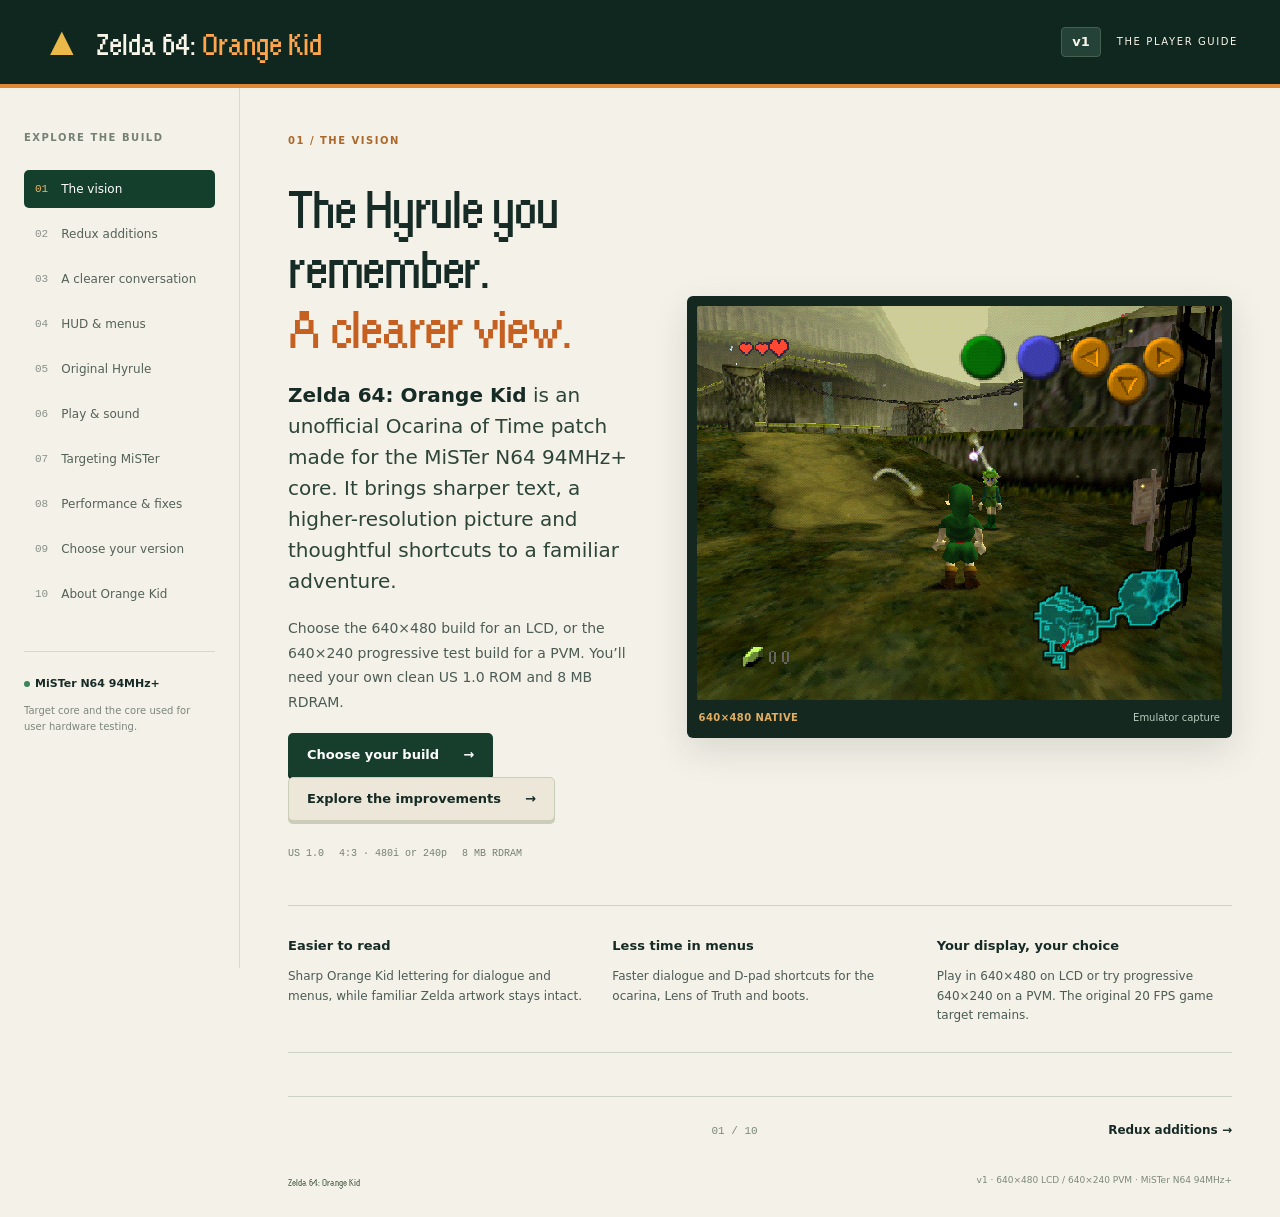
<file: docs/index.html>
<!doctype html>
<html lang="en">
<head><meta charset="utf-8"><meta name="viewport" content="width=device-width,initial-scale=1"><meta name="description" content="Discover Zelda 64: Orange Kid, an Ocarina of Time build with 640×480 LCD and native 640×240 PVM options with crisp text, selected Redux additions and rendering fixes for the MiSTer N64 94MHz+ core."><title>Zelda 64: Orange Kid | Player Guide</title><link rel="canonical" href="https://orangekid.monster/"><meta property="og:url" content="https://orangekid.monster/"><link rel="stylesheet" href="style.css"><script src="app.js" defer></script></head>
<body>
<a class="skip" href="#main">Skip to guide</a>
<header class="masthead"><a class="brand" href="#vision"><span class="mark" aria-hidden="true">▲</span><span>Zelda 64: <b>Orange Kid</b></span></a><div class="mast-meta"><span class="release">v1</span><span>THE PLAYER GUIDE</span></div></header>
<div class="shell">
<aside class="sidebar"><p class="eyebrow">EXPLORE THE BUILD</p><nav aria-label="Guide chapters">
<a href="#vision" data-page="vision"><span>01</span>The vision</a><a href="#redux" data-page="redux"><span>02</span>Redux additions</a><a href="#text" data-page="text"><span>03</span>A clearer conversation</a><a href="#hud" data-page="hud"><span>04</span>HUD &amp; menus</a><a href="#world" data-page="world"><span>05</span>Original Hyrule</a><a href="#play" data-page="play"><span>06</span>Play &amp; sound</a><a href="#mister" data-page="mister"><span>07</span>Targeting MiSTer</a><a href="#performance" data-page="performance"><span>08</span>Performance &amp; fixes</a><a href="#download" data-page="download"><span>09</span>Choose your version</a><a href="#about" data-page="about"><span>10</span>About Orange Kid</a>
</nav><div class="core-note"><span class="status-dot"></span><strong>MiSTer N64 94MHz+</strong><p>Target core and the core used for user hardware testing.</p></div></aside>
<main id="main" tabindex="-1">
<section id="vision" class="chapter" aria-labelledby="vision-title"><div class="chapter-label">01 / THE VISION</div><div class="hero-layout"><div class="hero-copy"><h1 id="vision-title">The Hyrule you remember.<br><em>A clearer view.</em></h1><p class="lead"><strong>Zelda 64: Orange Kid</strong> is an unofficial Ocarina of Time patch made for the MiSTer N64 94MHz+ core. It brings sharper text, a higher-resolution picture and thoughtful shortcuts to a familiar adventure.</p><p>Choose the 640×480 build for an LCD, or the 640×240 progressive test build for a PVM. You’ll need your own clean US 1.0 ROM and 8 MB RDRAM.</p><a class="button primary" href="#download">Choose your build <span aria-hidden="true">→</span></a> <a class="button secondary" href="#redux">Explore the improvements <span aria-hidden="true">→</span></a><div class="hero-facts"><span>US 1.0</span><span>4:3 · 480i or 240p</span><span>8 MB RDRAM</span></div></div><figure class="hero-image"><img src="assets/hero.png" width="640" height="480" alt="Child Link standing outside his house in Kokiri Forest at native 640 by 480 resolution"><figcaption><span class="pixel-tag">640×480 NATIVE</span> Emulator capture</figcaption></figure></div><div class="vision-band"><div><b>Easier to read</b><p>Sharp Orange Kid lettering for dialogue and menus, while familiar Zelda artwork stays intact.</p></div><div><b>Less time in menus</b><p>Faster dialogue and D-pad shortcuts for the ocarina, Lens of Truth and boots.</p></div><div><b>Your display, your choice</b><p>Play in 640×480 on LCD or try progressive 640×240 on a PVM. The original 20 FPS game target remains.</p></div></div></section>
<section id="redux" class="chapter" hidden aria-labelledby="redux-title"><div class="chapter-label">02 / SELECTED ZELDA REDUX ADDITIONS</div><h1 id="redux-title">Less menu time.<br><em>Same adventure.</em></h1><p class="lead narrow">This build integrates selected Redux quality-of-life additions. Here is what you will actually notice while playing.</p><div class="redux-layout"><div class="control-panel"><h2>D-pad quick access</h2><div class="dpad" aria-hidden="true"><span class="d-up">↑</span><span class="d-left">←</span><span class="d-center">+</span><span class="d-right">→</span><span class="d-down">↓</span></div><table class="controls"><caption class="sr-only">D-pad controls</caption><tbody><tr><th scope="row">↑ Up</th><td>Use the Lens of Truth</td></tr><tr><th scope="row">↓ Down</th><td>Use your ocarina</td></tr><tr><th scope="row">← Left</th><td>Toggle Iron Boots</td></tr><tr><th scope="row">→ Right</th><td>Toggle Hover Boots</td></tr></tbody></table><p class="small">You must own the item. Boots are for adult Link; pressing the same boot shortcut again returns to Kokiri Boots. Normal gameplay restrictions still apply.</p></div><div class="feature-stack"><article><span class="mini-label">DIALOGUE</span><h2>Read at your pace, with less waiting</h2><p>Normal English dialogue appears faster, while choices, intentional pauses and deliberately slow text keep their intended behavior.</p></article><article><span class="mini-label">MOVEMENT</span><h2>Quicker block pushing and pulling</h2><p>The push takes fewer frames while retaining the correct grid movement and final position.</p></article><div class="note"><strong>A focused selection</strong><p>This is not the full Redux feature set. Intro skipping, the font work and the warmer rupee sound are additional changes in Orange Kid, described later in this guide.</p></div></div></div><div class="note"><strong>Redux attribution</strong><p>Ocarina of Time Redux was started by <a href="https://github.com/Maroc-rh">Maroc</a>, with continuation and documentation by <a href="https://github.com/ShadowOne333">ShadowOne333</a>. Orange Kid integrates selected quality-of-life additions from this work.</p><p><a href="https://github.com/Maroc-rh/Ocarina-of-Time-REDUX">Maroc’s original Redux project →</a><br><a href="https://github.com/ShadowOne333/Zelda64-Redux-Documentation">ShadowOne333’s Zelda64 Redux documentation →</a></p></div></section>
<section id="text" class="chapter" hidden aria-labelledby="text-title"><div class="chapter-label">03 / A CLEARER CONVERSATION</div><h1 id="text-title">The same words.<br><em>Sharper letterforms.</em></h1><p class="lead narrow">Actual game renders of Saria's Kokiri Forest dialogue. Start with the enlarged dialogue detail, then switch to the full native frame.</p><div class="compare-tools"><div><button class="capture-view active" data-mode="detail" aria-pressed="true">Dialogue detail</button><button class="capture-view" data-mode="scene" aria-pressed="false">Full scene</button></div><span>Nearest-neighbor display · no added smoothing</span></div><div class="comparison-labels"><span>Stock OoT dialogue</span><span>Orange Kid</span></div><div class="comparison" style="--split:50%"><img id="orange-capture" class="base" src="assets/dialogue-orange-detail.png" width="400" height="88" alt="Actual Orange Kid dialogue render: I'll wait for you here. Get going! Go see the Great Deku Tree!"><div class="before-overlay"><img id="stock-capture" src="assets/dialogue-original-detail.png" width="400" height="88" alt="Actual original OoT glyphs and texture filtering for the same dialogue"></div><div class="compare-line"><span aria-hidden="true">↔</span></div><input id="text-slider" type="range" min="0" max="100" value="50" aria-label="Reveal original dialogue over Orange Kid"></div><div class="compare-tools"><span>Drag the divider, or choose a view.</span><div><button class="text-view active" data-value="50">Split</button><button class="text-view" data-value="100">Original</button><button class="text-view" data-value="0">Orange Kid</button></div></div><p class="provenance">Both images are native 640×480 emulator framebuffer captures. The comparison build restores the original dialogue glyphs, filtering, shadow and spacing within the same high-resolution build. It is not a stock 320×240 screenshot. The same Saria message is opened for capture; no letters are drawn onto either image afterward. The detail is an unedited crop, enlarged without smoothing.</p><p class="small"><a href="assets/dialogue-original.png">Open original-text native frame</a> · <a href="assets/dialogue-orange.png">Open Orange Kid native frame</a> · <a href="#mister">MiSTer viewing profile</a></p><div class="two-notes"><div><h2>Native shapes, clean edges</h2><p>The font keeps its own proportions. Letter spacing is checked, lowercase <b>i</b> is one column wide, and the new glyphs use point sampling rather than softened edges.</p></div><div><h2>Icons align with the new text</h2><p>Inline controller symbols move slightly down to sit alongside the dialogue. Text content and control codes retain their meaning.</p></div></div></section>
<section id="hud" class="chapter" hidden aria-labelledby="hud-title"><div class="chapter-label">04 / HUD &amp; MENUS</div><h1 id="hud-title">Small labels.<br><em>A big clarity difference.</em></h1><p class="lead narrow">Action buttons follow the crisp Return and Decide look. File menus and name entry use Orange Kid.</p><figure class="wide-figure"><img src="assets/hud.png" width="1798" height="875" alt="Crisp action labels including Return, Save, Decide, Down, Speak, Attack, Check, Climb, Dive and Drop"><figcaption>Exact action-texture preview. Button surrounds are illustrative; this is not a placement screenshot.</figcaption></figure><div class="two-notes"><div><h2>The Save fix</h2><p>Save has a separate label-rendering path. Its point-sampling fix removes the remaining softness while keeping the button’s position and shape.</p></div><div><h2>Keep the familiar action style</h2><p>HUD commands use the original white OoT letter shapes with a solid black outline, matching Return and Decide. Orange Kid is used for plain text elsewhere.</p></div></div><div class="image-pair menu-pair"><figure><img src="assets/file-menu.png" width="640" height="480" alt="File selection menu with sharp File 1, File 2, File 3, Copy, Erase and Options lettering" loading="lazy"><figcaption>Native emulator capture. File and action lettering is retained in v1.</figcaption></figure><div><h2>A cleaner file menu</h2><p>File 1–3, Copy, Erase, Options, Yes, Quit and END use cleaned Orange Kid glyphs. Borders and button geometry are retained.</p><img class="alphabet" src="assets/alphabet.png" width="957" height="356" alt="Orange Kid uppercase and lowercase alphabet, numbers and punctuation used on the name-entry screen" loading="lazy"><p class="provenance">Name-entry glyph preview.</p></div></div></section>
<section id="world" class="chapter" hidden aria-labelledby="world-title"><div class="chapter-label">05 / ORIGINAL HYRULE</div><h1 id="world-title">Preserve the artwork<br><em>that makes it Zelda.</em></h1><p class="lead narrow">Sharper plain text sits alongside the original title logo, area-entry cards and printed map location names.</p><div class="image-pair"><figure><img src="assets/map.png" width="640" height="480" alt="Map page showing original Kokiri Forest lettering under Current Position and Orange Kid on the bottom tablet"><figcaption>Native emulator capture: original position name above, Orange Kid label below.</figcaption></figure><div class="world-copy"><img class="title-card" src="assets/original-title.png" width="432" height="72" alt="Original Kokiri Forest area-entry title-card texture"><h2>Original location names</h2><p>All 57 English area-entry cards retain the original artwork. Printed map position names and dungeon headings retain their familiar appearance.</p><h2>Clarity where it belongs</h2><p>Bottom map labels, navigation prompts and item names remain Orange Kid.</p></div></div><div class="image-pair title-pair"><figure><img src="assets/title.png" width="640" height="480" alt="Original Zelda title logo, centered Press Start, Nintendo copyright and dedication to Walt Jr" loading="lazy"><figcaption>Native emulator title capture; this title artwork and dedication are retained.</figcaption></figure><div><span class="mini-label">THE TITLE SCREEN</span><h2>The original Zelda logo.<br>A personal dedication.</h2><p>PRESS START is centered. The copyright uses Orange Kid, followed by orange text beneath it:</p><blockquote>Dedicated to Walt Jr:<br>1992 - 2026</blockquote></div></div></section>
<section id="play" class="chapter" hidden aria-labelledby="play-title"><div class="chapter-label">06 / PLAY &amp; SOUND</div><h1 id="play-title">Back to Kokiri Forest,<br><em>without the wait.</em></h1><div class="image-pair"><figure><img src="assets/hero.png" width="640" height="480" alt="Child Link starts outside his house in Kokiri Forest"><figcaption>Native emulator capture of the intro-skip starting point.</figcaption></figure><div><h2>Opening intro skip</h2><p>New files skip the dream, Navi’s arrival and Saria’s greeting. Child Link starts outside his house at 10:00 with three hearts and the normal empty inventory.</p><p>Existing files are retained. Forest saves resume outside the house; adult and dungeon spawning keep their previous behavior.</p></div></div><div class="sound-section"><div><span class="mini-label">AUDIO CLEANUP</span><h2>A softer rupee pickup</h2><p>Lower volume, softer treble, a little lower-octave body and short reverb. Only the pickup sound is replaced; music, other effects and rupee-counting ticks keep their original audio.</p></div><div class="audio-players"><label for="audio-original">Original pickup</label><audio id="audio-original" controls preload="none" src="assets/rupee-original.wav">Your browser does not support audio playback.</audio><label for="audio-v1">Orange Kid v1</label><audio id="audio-v1" controls preload="none" src="assets/rupee-v1.wav">Your browser does not support audio playback.</audio><p class="provenance">Actual-ROM captures on their original level scale. Faint scene ambience remains.</p></div></div></section>
<section id="mister" class="chapter" hidden aria-labelledby="mister-title"><div class="chapter-label">07 / TARGETING MISTER</div><h1 id="mister-title">Made for the<br><em>MiSTer N64 94MHz+ core.</em></h1><p class="lead narrow">The MiSTer N64 94MHz+ core is the project’s hardware target. Choose the 640×480 build for an LCD or the native 640×240 progressive build for a PVM.</p><div class="two-notes"><div><h2>Why target this core?</h2><p>A 640×480 frame contains four times as many pixels as the original 320×240 image. The build keeps native graphics and the original 20 FPS NTSC target, while reducing repeated CPU work to help with the larger workload.</p><p>The higher core clock does not change the game's frame-rate target.</p></div><div><h2>The setup</h2><table class="controls"><tbody><tr><th>Core</th><td>MiSTer N64 94MHz+</td></tr><tr><th>Memory</th><td>8 MB RDRAM</td></tr><tr><th>LCD build</th><td>640×480 NTSC 480i</td></tr><tr><th>PVM build</th><td>640×240 NTSC 240p</td></tr><tr><th>Shape</th><td>4:3</td></tr><tr><th>Game target</th><td>20 FPS</td></tr></tbody></table></div></div><h2 class="section-heading">Reference MiSTer video profile</h2><p>Start with this reference profile and adjust to your display and personal preference.</p><div class="settings-grid"><table class="controls"><tbody><tr><th>Video Out</th><td>Original (VI)</td></tr><tr><th>VI Colorbits</th><td>24</td></tr><tr><th>VI Bilinear</th><td>Off</td></tr><tr><th>VI Deblur</th><td>On</td></tr><tr><th>VI Gamma</th><td>Off</td></tr></tbody></table><table class="controls"><tbody><tr><th>VI Dedither / Antialias</th><td>Original</td></tr><tr><th>VI Divot / Noisedither</th><td>Original</td></tr><tr><th>Texture Filter</th><td>Original</td></tr><tr><th>Dithering / LOD Textures</th><td>Original</td></tr><tr><th>Error Overlay</th><td>Off</td></tr></tbody></table></div><div class="note"><strong>How to read the screenshots</strong><p>Website gameplay images are native emulator framebuffer captures saved as RGB PNGs. No shader, added blur or image enhancement is applied. They show the ROM's rendered pixels; they do not reproduce the MiSTer VI deblur circuit exactly.</p></div><details><summary>Hardware testing and emulator checks</summary><div><p>An earlier baseline was tested on the MiSTer N64 94MHz+ core. The final rendering fixes also passed automated CPU/RSP/RDP emulator scenarios and targeted code tests. A full hardware playthrough and measured MiSTer FPS comparison have not been established.</p></div></details></section>
<section id="performance" class="chapter" hidden aria-labelledby="performance-title"><div class="chapter-label">08 / PERFORMANCE &amp; RENDERING</div><h1 id="performance-title">A sharper image.<br><em>Built with care.</em></h1><p class="lead narrow">Orange Kid reduces some repeated rendering work to help support its higher-resolution image. It keeps the original 20 FPS NTSC target; a measured MiSTer speedup has not been established.</p><div class="stat-strip"><div><b>1,606 → 3</b><span>Commands generated per pause redraw</span></div><div><b>20 FPS</b><span>The original NTSC game target</span></div><div><b>18</b><span>Regression test suites passed</span></div></div><div class="two-notes"><div><h2>Reuse the work</h2><p>The pause screen and grayscale effects reuse prepared graphics data, reducing repeated work when those effects appear.</p></div><div><h2>Correctness at this resolution</h2><p>Rendering fixes address fog, graphics memory and effects at the higher resolution, helping preserve the look of the game.</p></div></div><h2 class="section-heading">The grayscale striping fix</h2><div class="image-pair"><figure><img src="assets/mono-before.png" width="640" height="480" alt="Earlier grayscale effect with repeated horizontal stripes" loading="lazy"><figcaption>Earlier forced grayscale test</figcaption></figure><figure><img src="assets/mono-after.png" width="640" height="480" alt="Corrected grayscale effect without repeated horizontal stripes" loading="lazy"><figcaption>Corrected v1 emulator capture</figcaption></figure></div><p>This rendering fix removes visible striping from the grayscale effect in the high-resolution LCD build. The standard HUD remains in color.</p><details><summary>What was tested?</summary><div><p>Both ROM variants passed build, checksum, DMA and BPS checks. Eighteen regression suites passed. An isolated software-RDP test matched <strong>2,457,600 grayscale pixels</strong> exactly across four source patterns with single- and multi-worker rendering.</p><p>An earlier baseline ran on the <strong>MiSTer N64 94MHz+ core</strong>. The final fixes also passed automated emulator scenarios. A full hardware playthrough and quantified MiSTer FPS comparison have not been established.</p><a href="downloads/Test_Pipeline_v1.txt" download>Download the test pipeline guide →</a></div></details></section>
<section id="download" class="chapter" hidden aria-labelledby="download-title"><div class="chapter-label">09 / CHOOSE YOUR VERSION</div><h1 id="download-title">Choose your display.</h1><p class="lead narrow">Choose a patch for your display and preferred presentation. Each download is a BPS patch that you apply to your own clean Ocarina of Time US 1.0 ROM.</p>
<article class="pvm-build" aria-labelledby="pvm-build-title">
  <img src="assets/pixel-pvm-1390.webp" width="320" height="292" alt="To the Limit pixel art of a Sony PVM-1390">
  <div>
    <span class="mini-label">PVM / CRT · 640×240 PROGRESSIVE · v1.1</span>
    <h2 id="pvm-build-title">Orange Kid · PVM Edition v1.1</h2>
    <p>Created for PVMs and CRTs, this 240p edition keeps 640 pixels of horizontal detail.</p>
    <p>Version 1.1 corrects repeated bottom lines in English name-entry letters with pixel-aligned rendering. Includes fast text, Redux D-pad shortcuts, and fullscreen cutscenes and Z-targeting. Gameplay HUD and timer digits are hidden. Timers, targeting, dialogue and pause menus still work.</p>
    <a class="button primary" href="downloads/Zelda_64_Orange_Kid_PVM_v1.1.bps" download>Download PVM Edition v1.1 BPS <span aria-hidden="true">↓</span></a>
    <p class="small">Passed ROM/BPS integrity checks, all 65 selected name-entry positions and 4,225 exact glyph comparisons, plus save, cancel, re-entry and gameplay emulator checks. New MiSTer/PVM hardware and full-game validation remain pending.</p>
  </div>
</article>
<h2 class="section-heading">LCD · 640×480 high resolution</h2>
<p>Choose original framing or fullscreen. Both include Orange Kid’s clarity, quality-of-life, audio and rendering improvements.</p><div class="version-grid"><article><img src="assets/framing-normal.png" width="640" height="480" alt="Normal version retaining letterbox bars during Z-targeting"><div><span class="mini-label">NORMAL</span><h2>Original cinematic framing</h2><p>Retains the original visible cinematic and Z-targeting bars.</p><a class="button primary" href="downloads/Zelda_64_Orange_Kid_v1.bps" download>Download normal BPS <span>↓</span></a></div></article><article><img src="assets/framing-fullscreen.png" width="640" height="480" alt="Fullscreen version showing the full existing viewport without letterbox bars"><div><span class="mini-label">FULLSCREEN</span><h2>More of the existing scene</h2><p>Removes visible cinematic and Z-targeting bars. Cameras, projection and cutscene timing are retained. More visible scene area can increase graphics work.</p><a class="button secondary" href="downloads/Zelda_64_Orange_Kid_v1_Fullscreen.bps" download>Download fullscreen BPS <span>↓</span></a><p><a class="button secondary" href="downloads/OrangeKid_HUD_Free_Fullscreen_Test_v0_7_US10.bps" download>Fullscreen + HUD-Free test BPS <span>↓</span></a></p><p class="small">Optional v0.7: fullscreen framing with the gameplay HUD hidden. Build and targeted regressions passed; emulator, complete playthrough and MiSTer validation for this combined variant remain pending.</p></div></article></div><div class="install-panel"><div><h2>Apply the patch</h2><ol><li>Choose the LCD or PVM patch for your display.</li><li>Open a BPS-compatible patcher, select the downloaded patch and your clean, big-endian <b>Ocarina of Time US 1.0</b> ROM, then save the patched ROM.</li><li>Load the resulting ROM using the <b>MiSTer N64 94MHz+ core</b> with <b>8 MB RDRAM</b>.</li></ol></div><div><h2>Check your base ROM</h2><p>Clean US 1.0 MD5</p><div class="hash-row"><code id="base-hash">5bd1fe107bf8106b2ab6650abecd54d6</code><button id="copy-hash" aria-label="Copy base ROM MD5">Copy</button></div><p class="small">Patches do not include the game. All builds use 4:3. Back up your saves, and avoid loading old emulator savestates into the patched game.</p><p id="copy-status" role="status" class="small"></p></div></div></section>
<section id="about" class="chapter" hidden aria-labelledby="about-title"><div class="chapter-label">10 / ABOUT ORANGE KID</div><h1 id="about-title">A familiar adventure.<br><em>A clearer presentation.</em></h1><p class="lead narrow">Zelda 64: Orange Kid is an unofficial Ocarina of Time US 1.0 clarity project for the MiSTer N64 94MHz+ core. It pairs native 640×480 LCD or 640×240 PVM rendering with crisp Orange Kid lettering and selected quality-of-life improvements.</p><div class="two-notes"><div><h2>What stays familiar</h2><p>The original Zelda artwork, 4:3 composition and NTSC 20 FPS target remain central. Selected Redux conveniences add faster ordinary dialogue, D-pad item shortcuts and quicker block pushing without replacing the whole game with the complete Redux feature set.</p><p>Both display options require 8 MB RDRAM.</p></div><div><h2>Choose your presentation</h2><p><strong>Normal</strong> retains the cinematic and Z-targeting bars. <strong>Fullscreen</strong> hides those visible bars while keeping the original cameras and cutscene timing. The LCD fullscreen build also has an optional <strong>HUD-Free</strong> test; the PVM test is fullscreen and HUD-free.</p><p>HUD-Free hides the gameplay overlay while preserving timer and quest processing, targeting, pause controls and interface fades. Timed-event digits and action prompts are invisible.</p><a href="#download">Compare and download the builds →</a></div></div><div class="two-notes"><div><h3>MiSTer N64</h3><p><strong>Corn</strong> provides the unofficial 94MHz+ turbo builds targeted by this project. <a href="https://github.com/RobertPeip">Robert Peip (FPGAzumSpass)</a> created the original <a href="https://github.com/MiSTer-devel/N64_MiSTer">MiSTer Nintendo 64 core</a>. Thank you to both developers and the MiSTer contributors and testers.</p></div><div><h3>Redux and source foundations</h3><p>Ocarina of Time Redux was started by <a href="https://github.com/Maroc-rh/Ocarina-of-Time-REDUX">Maroc</a>, with continuation and documentation by <a href="https://github.com/ShadowOne333/Zelda64-Redux-Documentation">ShadowOne333</a>. Orange Kid uses selected conveniences from that work and builds on the <a href="https://github.com/zeldaret/oot">ZeldaRET Ocarina of Time decompilation</a>.</p></div></div><div class="note"><h2>Testing and project status</h2><p>Build integrity checks and targeted regressions cover rendering, timer/quest behavior, saves and UI paths. Automated tests and emulator smoke checks are not a complete playthrough. Full beginning-to-ending and final MiSTer hardware validation remain pending; the optional downloads describe their specific test coverage.</p><p><a href="https://github.com/pxpxpxp/orangekid">Project repository</a> · <a href="https://github.com/pxpxpxp/orangekid/issues">Report a reproducible issue</a> · <a href="https://github.com/pxpxpxp/orangekid/tree/main/optional/hud-free">HUD-Free test details</a></p></div><p class="small">This is an unofficial fan project and is not affiliated with or endorsed by Nintendo. Original game artwork and third-party fonts belong to their respective rights holders. Downloads are BPS patches; supply your own clean US 1.0 ROM.</p></section>
<footer class="chapter-footer"><a id="prev-chapter" href="#vision">← Previous</a><span id="page-count">01 / 10</span><a id="next-chapter" href="#redux">Redux additions →</a></footer><div class="site-foot">Zelda 64: Orange Kid <span>v1 · 640×480 LCD / 640×240 PVM · MiSTer N64 94MHz+</span></div>
</main></div></body></html>
</file>
<file: docs/style.css>
@font-face{font-family:OrangeKid;src:url('assets/orange-kid.otf') format('opentype');font-display:swap}*{box-sizing:border-box}html{scroll-behavior:smooth}body{margin:0;background:#f4f1e8;color:#172b26;font:16px/1.65 system-ui,-apple-system,BlinkMacSystemFont,'Segoe UI',sans-serif}a{color:inherit}button,input{font:inherit}button,a,input,summary{touch-action:manipulation}a:focus-visible,button:focus-visible,input:focus-visible,summary:focus-visible{outline:2px solid #536258;outline-offset:4px}img{display:block;max-width:100%;height:auto;image-rendering:pixelated}figure{margin:0}h1,h2,p{margin-top:0}h1{font-family:OrangeKid,Georgia,serif;font-weight:400;font-size:clamp(48px,5.7vw,76px);line-height:.98;letter-spacing:-.02em;margin-bottom:25px}h1 em{font-style:normal;color:#c56021}h2{font-size:23px;line-height:1.3;letter-spacing:-.025em;margin-bottom:14px}p{margin-bottom:19px;color:#4b5c55}strong,b{color:#172b26}figure img{width:100%;image-rendering:pixelated}figcaption{font-size:12px;color:#68746d;margin-top:12px;line-height:1.6}.masthead{height:88px;background:#102720;color:#f9f6e9;display:flex;justify-content:space-between;align-items:center;padding:0 42px;position:relative;border-bottom:4px solid #df8734}.brand{display:flex;align-items:center;gap:14px;text-decoration:none;font-family:OrangeKid,Georgia,serif;font-size:35px;line-height:1}.brand b{color:#ffa64d;font-weight:400}.mark{font:40px/1 Georgia;color:#eab949}.mast-meta{display:flex;gap:16px;align-items:center;font-size:10px;letter-spacing:.16em}.release{background:#244237;border:1px solid #456051;font-weight:700;font-size:13px;letter-spacing:0;border-radius:4px;padding:3px 10px}.shell{max-width:1560px;display:grid;grid-template-columns:240px minmax(0,1fr);margin:auto}.sidebar{padding:42px 24px 30px;border-right:1px solid #d6d9cd;position:sticky;top:0;height:calc(100vh - 20px);max-height:950px}.eyebrow,.chapter-label,.mini-label{font-size:10px;letter-spacing:.15em;font-weight:750}.eyebrow{color:#768176;margin-bottom:23px}.sidebar nav{display:flex;flex-direction:column;gap:7px}.sidebar nav a{display:flex;gap:13px;align-items:center;padding:10px 11px;text-decoration:none;font-size:12px;border-radius:5px;color:#536258;line-height:1.5}.sidebar nav a span{font:11px ui-monospace,monospace;color:#89918a}.sidebar nav a.active{background:#153f2d;color:white}.sidebar nav a.active span{color:#ebb568}.sidebar nav a:hover{background:#e2e6d9}.sidebar nav a.active:hover{background:#1e513b}.core-note{border-top:1px solid #d6d9cd;margin-top:38px;padding-top:23px;font-size:10px}.core-note strong{display:inline;font-size:11px}.status-dot{display:inline-block;width:6px;height:6px;background:#3e8459;border-radius:100%;margin-right:5px}.core-note p{margin-top:10px;color:#7c877d;line-height:1.6}main{padding:45px 48px 0;min-width:0}.chapter[hidden]{display:none!important}.chapter-label{color:#ac682a;margin-bottom:25px}.lead{font-size:20px;line-height:1.55;color:#2d4438}.narrow{max-width:770px}.hero-layout{display:grid;grid-template-columns:minmax(250px,.85fr) minmax(0,1.3fr);gap:42px;align-items:center}.hero-copy h1{font-size:clamp(46px,4.8vw,67px)}.hero-copy p:not(.lead){font-size:14px;line-height:1.75}.hero-image{background:#142820;padding:10px;border-radius:6px;box-shadow:0 13px 35px #19332520;transform:none}.hero-image img{border-radius:2px}.hero-image figcaption{color:#bacbbe;font-size:10px;display:flex;justify-content:space-between;margin:10px 2px 2px}.pixel-tag{color:#e3ae61;font-weight:650;letter-spacing:.04em}.button{display:inline-flex;justify-content:space-between;gap:24px;align-items:center;border-radius:5px;padding:12px 18px;text-decoration:none;font-size:13px;font-weight:700;border:1px solid transparent;line-height:1.4}.primary{background:#173e2c;color:white;box-shadow:0 3px 0 #0b271a}.primary:hover{background:#255941}.secondary{background:#ece7d8;border-color:#c9cdba;box-shadow:0 3px 0 #c9cdba}.secondary:hover{background:#dddcca}.hero-facts{display:flex;gap:15px;flex-wrap:wrap;margin-top:27px;font:10px ui-monospace,monospace;color:#748173}.vision-band{margin:46px 0 18px;padding:26px 0;border-top:1px solid #ccd3c4;border-bottom:1px solid #ccd3c4;display:grid;grid-template-columns:repeat(3,1fr);gap:29px}.vision-band b{font-size:13px}.vision-band p{font-size:12px;margin-top:8px;margin-bottom:0}.redux-layout{display:grid;grid-template-columns:minmax(285px,1fr) minmax(0,1.2fr);gap:40px;margin-top:35px}.control-panel{background:#e8eadf;border-radius:8px;border:1px solid #cbd3c2;padding:28px}.dpad{display:grid;grid-template-columns:repeat(3,42px);grid-template-rows:repeat(3,40px);justify-content:center;margin:25px 0;color:#f6f7ee;font:22px/40px ui-monospace,monospace;text-align:center;filter:drop-shadow(0 3px 0 #082819)}.dpad span{background:#2e5741}.d-up{grid-area:1/2}.d-left{grid-area:2/1}.d-center{grid-area:2/2;color:#73917d}.d-right{grid-area:2/3}.d-down{grid-area:3/2}.controls{width:100%;border-collapse:collapse;text-align:left;font-size:13px}.controls th,.controls td{padding:10px 0;border-bottom:1px solid #ccd4c3}.controls th{width:85px}.small{font-size:12px;line-height:1.65}.control-panel .small{margin-top:20px;margin-bottom:0}.feature-stack article{padding:8px 0 22px;border-bottom:1px solid #d4d7ca;margin-bottom:26px}.mini-label{display:block;color:#a76326;margin-bottom:12px}.feature-stack p{font-size:14px}.note{background:#f2e4ca;border-left:3px solid #c78334;padding:18px 20px;border-radius:2px}.note p{font-size:12px;margin:8px 0 0}.comparison{position:relative;max-width:920px;overflow:hidden;border:8px solid #153527;border-radius:7px;margin:32px 0 0;box-shadow:0 12px 30px #18342319;aspect-ratio:4/3}.comparison img{width:100%;height:100%;object-fit:contain;image-rendering:pixelated}.comparison .base{position:absolute;inset:0}.before-overlay{position:absolute;inset:0;clip-path:inset(0 calc(100% - var(--split)) 0 0)}.compare-label{position:absolute;top:14px;background:#0e221bea;color:white;letter-spacing:.09em;font-size:10px;padding:5px 8px;border-radius:3px;pointer-events:none}.before-label{left:15px}.after-label{right:15px;color:#ffc88c}.compare-line{position:absolute;top:0;bottom:0;left:var(--split);width:2px;background:#f9ead5;pointer-events:none}.compare-line span{position:absolute;top:50%;left:50%;transform:translate(-50%,-50%);width:38px;height:38px;background:#f6ede0;color:#193725;border:2px solid white;border-radius:50%;display:grid;place-items:center;font-size:21px}.comparison input{position:absolute;inset:0;width:100%;height:100%;opacity:0;cursor:ew-resize;margin:0}.comparison:focus-within{outline:2px solid #536258;outline-offset:4px}.compare-tools{display:flex;justify-content:space-between;align-items:center;gap:12px;font-size:12px;margin-top:17px}.compare-tools>span{color:#7a857b}.text-view{background:transparent;border:1px solid #c8d0c1;padding:7px 11px;border-radius:4px;font-size:11px;color:#45604d;cursor:pointer}.text-view.active{background:#20432f;color:white;border-color:#20432f}.provenance{font-size:11px;color:#7a857b;line-height:1.65;margin-top:17px}.two-notes{display:grid;grid-template-columns:repeat(2,minmax(0,1fr));gap:40px;margin-top:30px}.two-notes p{font-size:14px}.wide-figure{background:#101b2b;border-radius:6px;padding:12px;margin-top:30px}.wide-figure img{width:100%;image-rendering:pixelated}.wide-figure figcaption{color:#b8c5d5;margin:10px 4px 2px}.image-pair{display:grid;grid-template-columns:repeat(2,minmax(0,1fr));gap:32px;margin-top:33px;align-items:start}.image-pair figure img{border-radius:5px;border:5px solid #203a2b}.image-pair p{font-size:14px}.menu-pair{padding-top:27px;border-top:1px solid #d0d6c6}.alphabet{margin-top:24px;image-rendering:pixelated;border-radius:4px}.title-card{width:100%;margin:28px 0 30px;image-rendering:pixelated}.world-copy h2{margin-top:18px}.title-pair{padding-top:35px;border-top:1px solid #d0d6c6;align-items:center}.title-pair blockquote{font-family:OrangeKid,monospace;font-size:34px;line-height:1.1;color:#b56024;margin:25px 0 0}.sound-section{border-top:1px solid #cbd4c3;padding-top:32px;margin-top:38px;display:grid;grid-template-columns:1fr 1fr;gap:42px}.sound-section p{font-size:14px}.audio-players{background:#e6e9dd;padding:24px;border-radius:6px}.audio-players label{display:block;font-size:12px;font-weight:650;margin-bottom:7px}.audio-players audio{width:100%;display:block;margin-bottom:18px}.audio-players .provenance{font-size:10px;margin:0}.stat-strip{display:grid;grid-template-columns:repeat(3,1fr);background:#193d2c;color:#f1f2e4;border-radius:6px;padding:24px;margin:30px 0 35px;gap:20px}.stat-strip b{display:block;color:#f3c277;font-family:OrangeKid,monospace;font-size:42px;font-weight:400;line-height:1}.stat-strip span{font-size:11px;display:block;margin-top:10px;color:#cedccb}.section-heading{margin-top:24px}.version-grid{display:grid;grid-template-columns:repeat(2,minmax(0,1fr));gap:27px;margin-top:32px}.version-grid article{border:1px solid #d0d5c4;background:#f9f7ef;border-radius:7px;overflow:hidden}.version-grid img{width:100%;image-rendering:pixelated}.version-grid article>div{padding:24px}.version-grid p{font-size:13px}.version-grid .filename{font-size:9px;font-family:ui-monospace,monospace;margin:15px 0 0;overflow-wrap:anywhere}.install-panel{display:grid;grid-template-columns:1fr 1fr;gap:33px;margin:35px 0 20px;padding:30px;background:#e8ebdf;border-radius:6px}.install-panel h2{font-size:20px}.install-panel ol{padding-left:22px;font-size:13px}.install-panel li{margin-bottom:10px}.install-panel p{font-size:12px}.hash-row{display:flex;gap:9px;align-items:center;flex-wrap:wrap}.hash-row code{font-size:10px;overflow-wrap:anywhere}.hash-row button{background:#173e2c;color:white;border:0;padding:6px 10px;border-radius:4px;font-size:11px;cursor:pointer}details{border:1px solid #c8d1be;border-radius:5px;margin-top:30px;padding:18px 23px;font-size:14px}summary{cursor:pointer;font-weight:650}details>div{padding-top:17px}details p{font-size:13px}.chapter-footer{border-top:1px solid #c9d2c0;display:flex;justify-content:space-between;align-items:center;gap:12px;margin-top:43px;padding:24px 0}.chapter-footer a{font-size:12px;text-decoration:none;font-weight:650}.chapter-footer span{font:11px ui-monospace,monospace;color:#7a897a}.chapter-footer a[aria-disabled=true]{visibility:hidden}.site-foot{font-size:11px;color:#536951;padding:8px 0 26px;font-family:OrangeKid,monospace;display:flex;justify-content:space-between;gap:14px}.site-foot span{font-family:system-ui,sans-serif;font-size:9px;color:#7d897c}.skip{position:absolute;z-index:20;top:-80px;left:12px;background:white;padding:10px}.skip:focus{top:8px}.sr-only{position:absolute;width:1px;height:1px;padding:0;margin:-1px;overflow:hidden;clip:rect(0,0,0,0);white-space:nowrap;border:0}@media(min-width:1450px){main{padding:55px 60px 0}}@media(max-width:1050px){.shell{grid-template-columns:205px 1fr}.sidebar{padding:32px 16px}.sidebar nav a{font-size:11px;gap:9px}main{padding:34px 30px 0}.hero-layout{grid-template-columns:1fr;gap:25px}.hero-image{max-width:640px;transform:none}.hero-copy{max-width:650px}.hero-copy h1{font-size:65px}.hero-facts{margin-top:22px}.vision-band{gap:18px}.redux-layout{gap:25px}.redux-layout,.sound-section{grid-template-columns:1fr}.control-panel{max-width:580px}.image-pair{gap:23px}.install-panel{grid-template-columns:1fr}.title-pair blockquote{font-size:29px}}@media(max-width:730px){.masthead{height:74px;padding:0 19px}.brand{font-size:29px;gap:8px}.mark{font-size:29px}.mast-meta>span:last-child{display:none}.shell{display:block}.sidebar{position:static;height:auto;padding:17px 18px 0;border-right:0;border-bottom:1px solid #d1d6c7}.sidebar .eyebrow,.core-note{display:none}.sidebar nav{flex-direction:row;overflow-x:auto;gap:5px;padding-bottom:13px}.sidebar nav a{white-space:nowrap;padding:9px 10px;font-size:11px}.sidebar nav a span{font-size:9px}main{padding:27px 20px 0}h1,.hero-copy h1{font-size:53px}.lead{font-size:17px}.hero-copy p:not(.lead){font-size:14px}.chapter-label{margin-bottom:21px}.vision-band,.two-notes,.image-pair,.version-grid{grid-template-columns:1fr;gap:20px}.vision-band{margin-top:29px}.vision-band div{border-bottom:1px solid #d1d8ca;padding-bottom:17px}.vision-band div:last-child{border:0;padding:0}.comparison{border-width:4px;margin-top:23px}.compare-label{font-size:8px;top:8px;padding:4px 6px}.before-label{left:8px}.after-label{right:8px}.compare-tools{align-items:start}.compare-tools>span{display:none}.compare-tools>div{display:flex;gap:6px}.compare-line span{width:31px;height:31px;font-size:18px}.stat-strip{gap:14px;padding:20px 16px}.stat-strip b{font-size:30px}.stat-strip span{font-size:9px;line-height:1.55}.install-panel{padding:23px}.title-pair blockquote{font-size:35px}.site-foot{flex-direction:column;gap:4px}.chapter-footer{margin-top:30px}.chapter-footer a{font-size:11px}.wide-figure{padding:7px}.hero-image{padding:6px}.redux-layout{margin-top:25px}.control-panel{padding:22px}.sound-section{gap:20px}.version-grid .button{width:100%;font-size:12px}}@media(prefers-reduced-motion:reduce){html{scroll-behavior:auto}*{transition:none!important}}@media print{.masthead{background:white;color:black}.sidebar,.chapter-footer,.button,.compare-tools,.comparison input{display:none}.shell{display:block}main{padding:15px}.chapter[hidden]{display:block!important}.chapter{break-before:page}.chapter:first-child{break-before:auto}.comparison{max-width:500px}body{background:white}.site-foot{display:none}}

.settings-grid{display:grid;grid-template-columns:1fr 1fr;gap:32px;margin:22px 0 30px}.settings-grid th{width:60%;font-size:12px}.settings-grid td{font-size:13px}@media(max-width:730px){.settings-grid{grid-template-columns:1fr;gap:10px}}

.comparison{width:100%;max-width:none;aspect-ratio:400/88;margin-top:8px;border-radius:0;border-width:4px}.comparison.scene{width:100%;max-width:none;aspect-ratio:4/3}.comparison-labels{max-width:none;display:flex;justify-content:space-between;margin-top:20px;font-size:12px;font-weight:700}.capture-view{background:transparent;border:1px solid #c8d0c1;padding:7px 11px;border-radius:4px;font-size:11px;color:#45604d;cursor:pointer}.capture-view.active{background:#20432f;color:white;border-color:#20432f}.comparison img{image-rendering:pixelated}

.pvm-build{display:grid;grid-template-columns:minmax(130px,240px) minmax(0,1fr);align-items:center;gap:28px;margin:28px 0;padding:24px;border:1px solid #d0d5c4;border-radius:7px;background:#f9f7ef}
.pvm-build img{width:100%;height:auto;image-rendering:pixelated}
.pvm-build h2{margin-top:4px}
@media(max-width:650px){.pvm-build{grid-template-columns:1fr;gap:12px}.pvm-build img{width:min(65%,200px);justify-self:center}}
</file>
